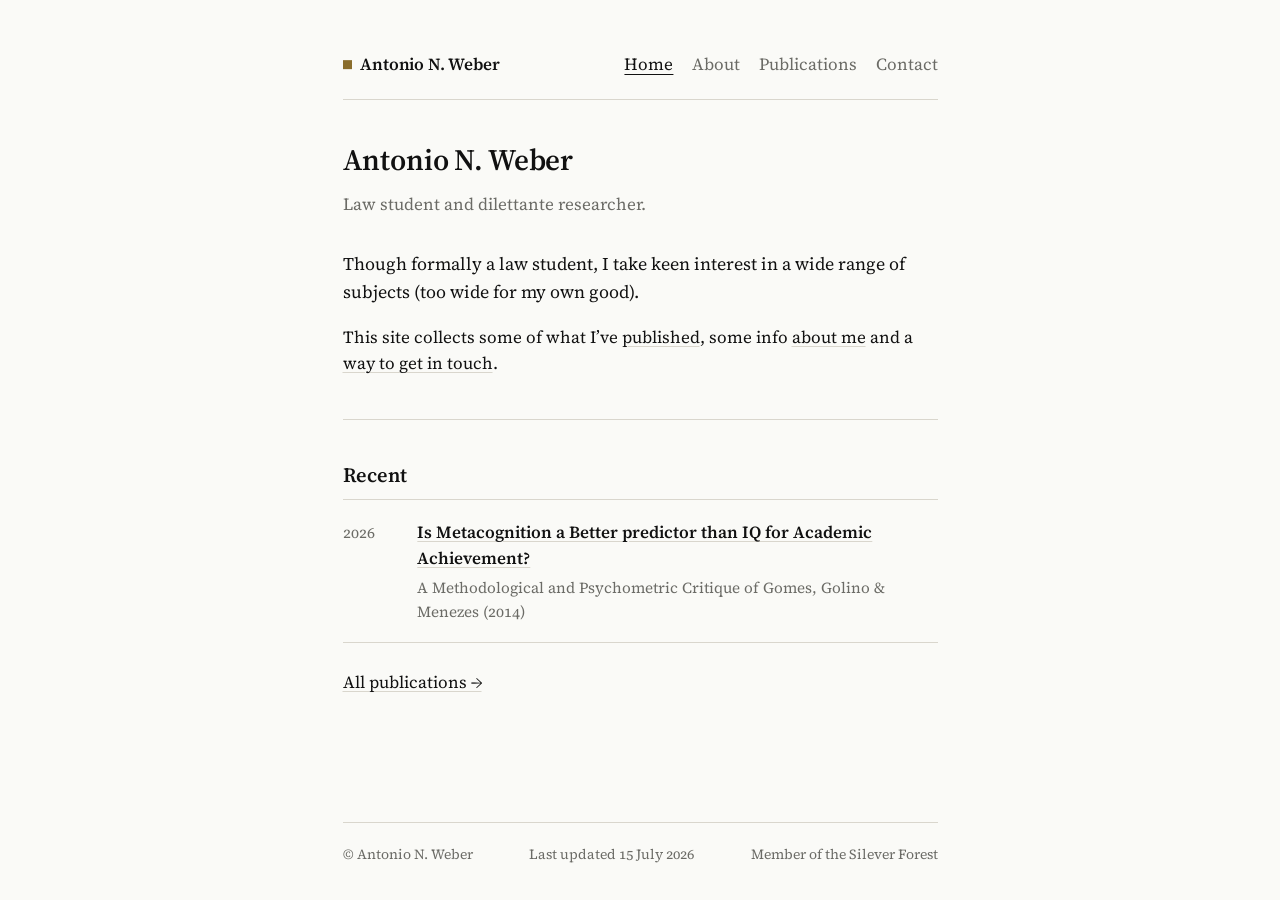
<file: index.html>
<!doctype html>
<html lang="en">
<head>
  <meta charset="utf-8">
  <meta name="viewport" content="width=device-width, initial-scale=1">
  <title>Antonio N. Weber</title>
  <meta name="description" content="Antonio N. Weber — law student and researcher.">
  <link rel="preconnect" href="https://fonts.googleapis.com">
  <link rel="preconnect" href="https://fonts.gstatic.com" crossorigin>
  <link href="https://fonts.googleapis.com/css2?family=Source+Serif+4:opsz,wght@8..60,400;8..60,600&display=swap" rel="stylesheet">
  <link rel="stylesheet" href="styles.css">
</head>
<body>
  <div class="page" data-screen-label="Home">
    <header class="masthead">
      <a class="brand" href="index.html"><span class="mark" aria-hidden="true"></span>Antonio N. Weber</a>
      <nav class="primary" aria-label="Primary">
        <ul>
          <li><a href="index.html" aria-current="page">Home</a></li>
          <li><a href="about.html">About</a></li>
          <li><a href="publications.html">Publications</a></li>
          <li><a href="contact.html">Contact</a></li>
        </ul>
      </nav>
    </header>

    <main>
      <h1>Antonio N. Weber</h1>
      <p class="role">Law student and dilettante researcher.</p>

      <p class="lede">
        Though formally a law student, I take keen interest in a wide range of subjects (too wide for my own good).
      </p>

      <p>
        This site collects some of what I&rsquo;ve 
        <a href="publications.html">published</a>, some info
        <a href="about.html">about me</a> and a
        <a href="contact.html">way to get in touch</a>.
      </p>

      <hr>

      <h2>Recent</h2>
      <ul class="pubs">
        <li>
                    <span class="year">2026</span>
          <span>
            <span class="title"><a href="article2607_Metacognition.html">Is Metacognition a Better predictor than IQ for Academic Achievement?</a></span>
            <span class="note">A Methodological and Psychometric Critique of
Gomes, Golino & Menezes (2014)</span>
          </span>
        </li>
      </ul>

      <p style="margin-top:1.5rem;">
        <a href="publications.html">All publications &rarr;</a>
      </p>
    </main>

    <footer class="colophon">
      <span>&copy; Antonio N. Weber</span>
      <span>Last updated <time datetime="2026-07-06">15 July 2026</time></span>
      <span>Member of the Silever Forest</span>
    </footer>
  </div>
</body>
</html>
</file>
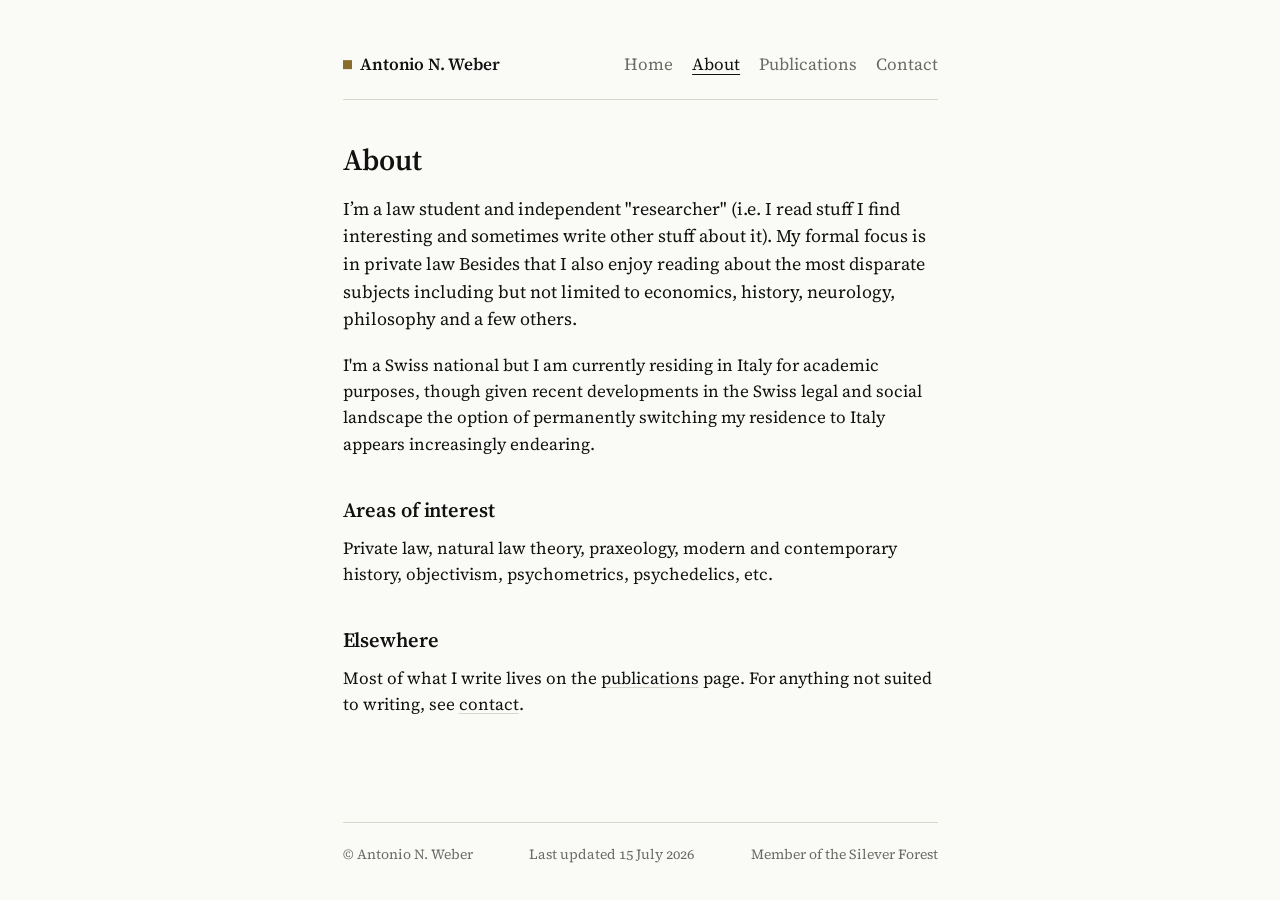
<file: about.html>
<!doctype html>
<html lang="en">
<head>
  <meta charset="utf-8">
  <meta name="viewport" content="width=device-width, initial-scale=1">
  <title>About — Antonio N. Weber</title>
  <link rel="preconnect" href="https://fonts.googleapis.com">
  <link rel="preconnect" href="https://fonts.gstatic.com" crossorigin>
  <link href="https://fonts.googleapis.com/css2?family=Source+Serif+4:opsz,wght@8..60,400;8..60,600&display=swap" rel="stylesheet">
  <link rel="stylesheet" href="styles.css">
</head>
<body>
  <div class="page" data-screen-label="About">
    <header class="masthead">
      <a class="brand" href="index.html"><span class="mark" aria-hidden="true"></span>Antonio N. Weber</a>
      <nav class="primary" aria-label="Primary">
        <ul>
          <li><a href="index.html">Home</a></li>
          <li><a href="about.html" aria-current="page">About</a></li>
          <li><a href="publications.html">Publications</a></li>
          <li><a href="contact.html">Contact</a></li>
        </ul>
      </nav>
    </header>

    <main>
      <h1>About</h1>

      <p class="lede">
        I&rsquo;m a law student and independent "researcher" (i.e. I read stuff I find interesting and sometimes write other stuff about it). My formal focus is in private law Besides that I also enjoy reading about the most disparate subjects including but not limited to economics, history, neurology, philosophy and a few others.
      </p>

      <p>
        I'm a Swiss national but I am currently residing in Italy for academic purposes, though given recent developments in the Swiss legal and social landscape
        the option of permanently switching my residence to Italy appears increasingly endearing.
      </p>
<!--
      <h2>Background</h2>
      <ul class="pubs">
        <li>
          <span class="year">2024&ndash;</span>
          <span>
            <span class="title">LL.M. / J.D. studies</span><span class="venue">University &mdash; placeholder</span>
          </span>
        </li>
        <li>
          <span class="year">2022&ndash;24</span>
          <span>
            <span class="title">B.A., Philosophy &amp; Politics</span><span class="venue">University &mdash; placeholder</span>
          </span>
        </li>
        <li>
          <span class="year">2023&ndash;</span>
          <span>
            <span class="title">Research assistant</span><span class="venue">Lab / chair &mdash; placeholder</span>
          </span>
        </li>
      </ul>
-->
      <h2>Areas of interest</h2>
      <p>
        Private law, natural law theory, praxeology, modern and contemporary history, objectivism, psychometrics, psychedelics, etc.
      </p>

      <h2>Elsewhere</h2>
      <p>
        Most of what I write lives on the
        <a href="publications.html">publications</a> page. For anything not
        suited to writing, see <a href="contact.html">contact</a>.
      </p>
    </main>

    <footer class="colophon">
      <span>&copy; Antonio N. Weber</span>
      <span>Last updated <time datetime="2026-07-06">15 July 2026</time></span>
      <span>Member of the Silever Forest</span>
    </footer>
  </div>
</body>
</html>
</file>
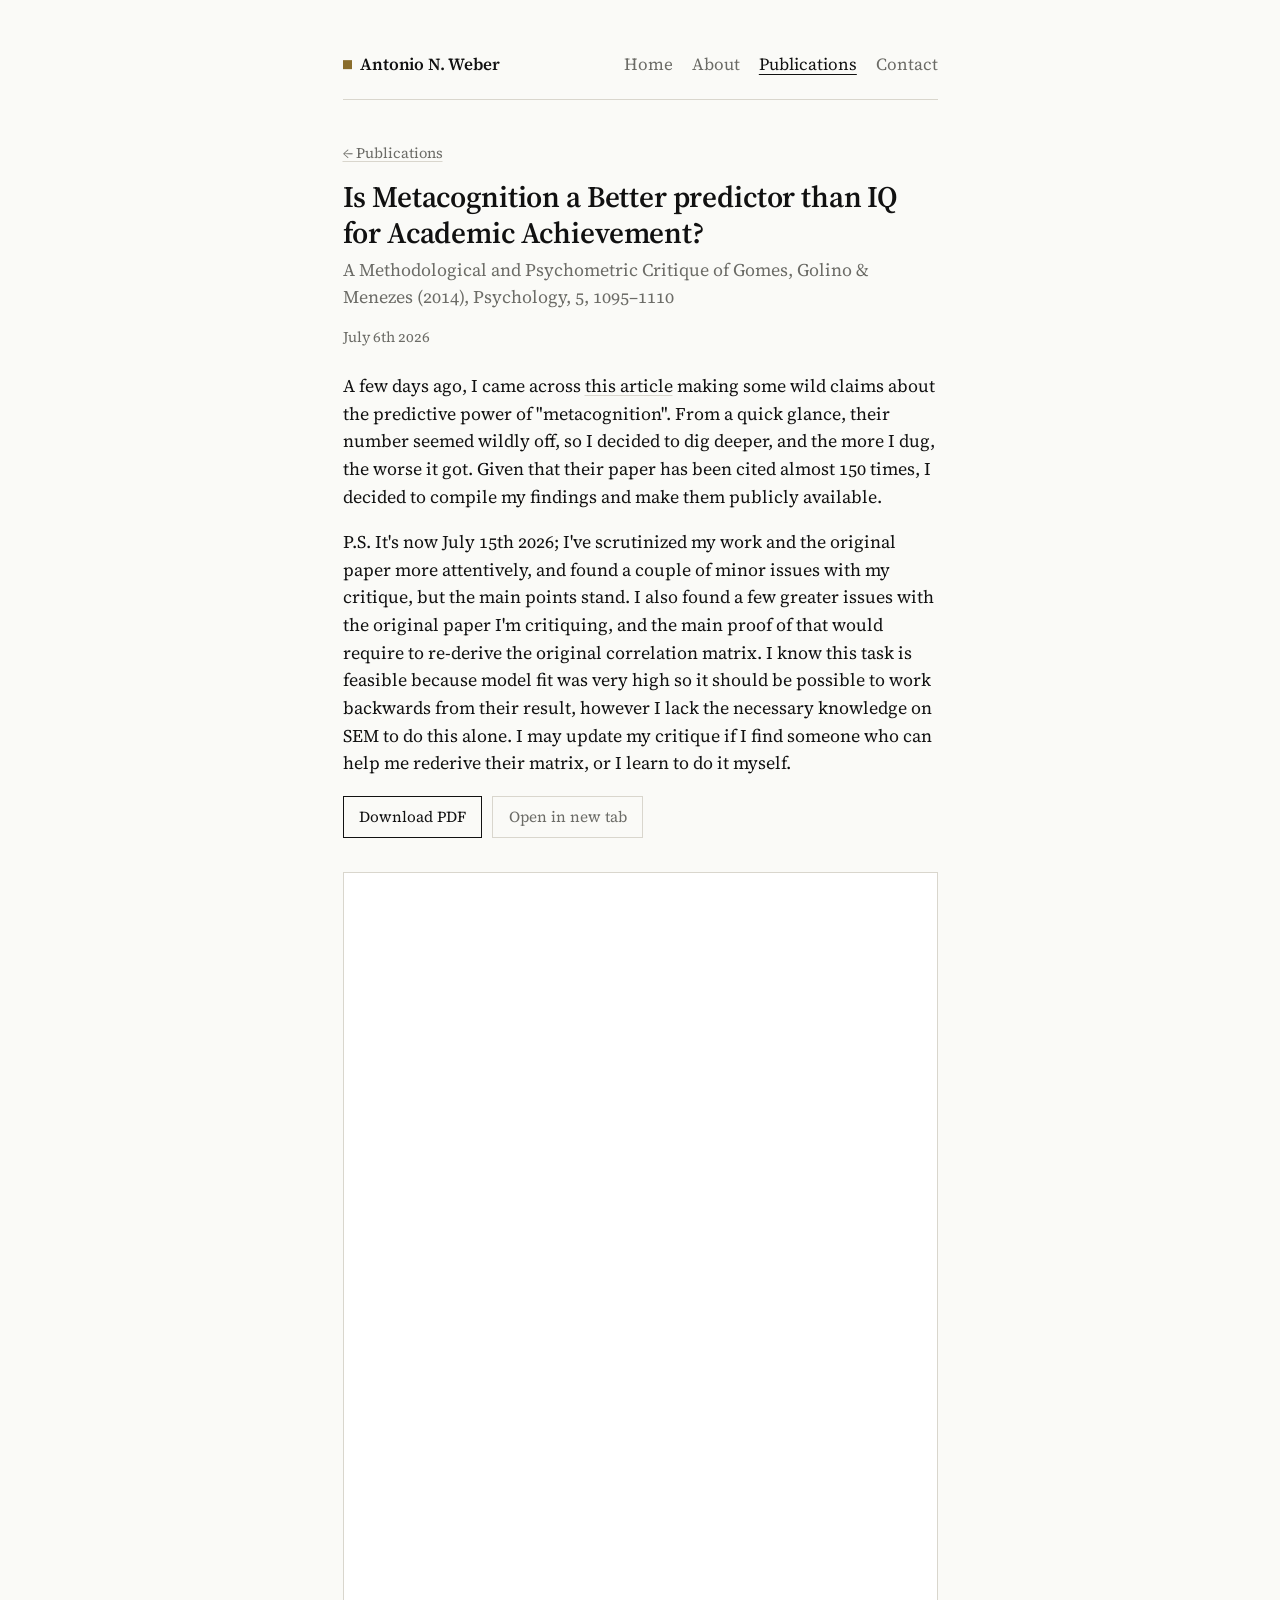
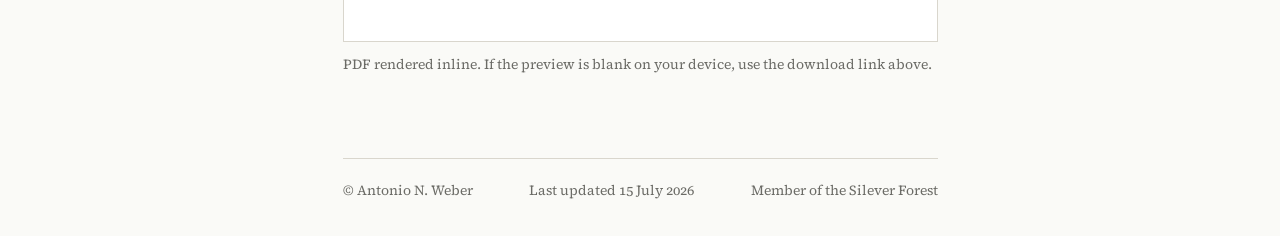
<file: article2607_Metacognition.html>
<!doctype html>
<html lang="en">
<head>
  <meta charset="utf-8">
  <meta name="viewport" content="width=device-width, initial-scale=1">
  <title>Is Metacognition a Better Predictor than IQ for Academic Achievement? — Antonio N. Weber</title>
  <link rel="preconnect" href="https://fonts.googleapis.com">
  <link rel="preconnect" href="https://fonts.gstatic.com" crossorigin>
  <link href="https://fonts.googleapis.com/css2?family=Source+Serif+4:opsz,wght@8..60,400;8..60,600&display=swap" rel="stylesheet">
  <link rel="stylesheet" href="styles.css">
</head>
<body>
  <div class="page" data-screen-label="Article">
    <header class="masthead">
      <a class="brand" href="index.html"><span class="mark" aria-hidden="true"></span>Antonio N. Weber</a>
      <nav class="primary" aria-label="Primary">
        <ul>
          <li><a href="index.html">Home</a></li>
          <li><a href="about.html">About</a></li>
          <li><a href="publications.html" aria-current="page">Publications</a></li>
          <li><a href="contact.html">Contact</a></li>
        </ul>
      </nav>
    </header>

    <main>
      <p class="meta"><a href="publications.html">&larr; Publications</a></p>


      <h1>Is Metacognition a Better predictor than IQ for Academic
Achievement?</h1>
<p class="article-subtitle">A Methodological and Psychometric Critique of
Gomes, Golino & Menezes (2014), Psychology, 5, 1095–1110</p>


      <p class="article-meta">
        <span>July 6th 2026</span>

      </p>

      <!--Description -->
      <p class="lede">
        A few days ago, I came across <a href="https://uva.theopenscholar.com/files/hudson-golino/files/predicting_school_achievement_rather_than_intelligence_does_metacognition_matter.pdf">this article</a> 
        making some wild claims about the predictive power of "metacognition". From a quick glance, their number seemed wildly off, so I decided to dig deeper, and the more I dug, the worse it got.
        Given that their paper has been cited almost 150 times, I decided to compile my findings and make them publicly available.
      </p>
      <p class="lede">
        P.S. It's now July 15th 2026; I've scrutinized my work and the original paper more attentively, and found a couple of minor issues with my critique, but the main points stand. I also found
         a few greater issues with the original paper I'm critiquing, and the main proof of that would require to re-derive the original correlation matrix. I know this task is feasible because model fit was very high
         so it should be possible to work backwards from their result, however I lack the necessary knowledge on SEM to do this alone. I may update my critique if I find someone who can help me rederive their matrix, or I learn to do it myself.
      </p>

      <div class="article-actions">
        <a class="btn" href="documents/anweber_2607_Metacognition.pdf" download>Download PDF</a>
        <a class="btn ghost" href="documents/anweber_2607_Metacognition.pdf" target="_blank" rel="noopener">Open in new tab</a>
      </div>

      <!--PDF frame -->
      <div class="pdf-frame" aria-label="PDF preview">
        <iframe src="documents/anweber_2607_Metacognition.pdf" title="PDF preview" loading="lazy"></iframe>
        <noscript>
          <div class="fallback">
            <a class="btn" href="/ns_jung.pdf">Download the PDF</a>
          </div>
        </noscript>
      </div>
      <p class="pdf-caption">
        PDF rendered inline. If the preview is blank on your device, use the
        download link above.
      </p>
    </main>

    <footer class="colophon">
      <span>&copy; Antonio N. Weber</span>
      <span>Last updated <time datetime="2026-07-06">15 July 2026</time></span>
      <span>Member of the Silever Forest</span>
    </footer>
  </div>
</body>
</html>
</file>
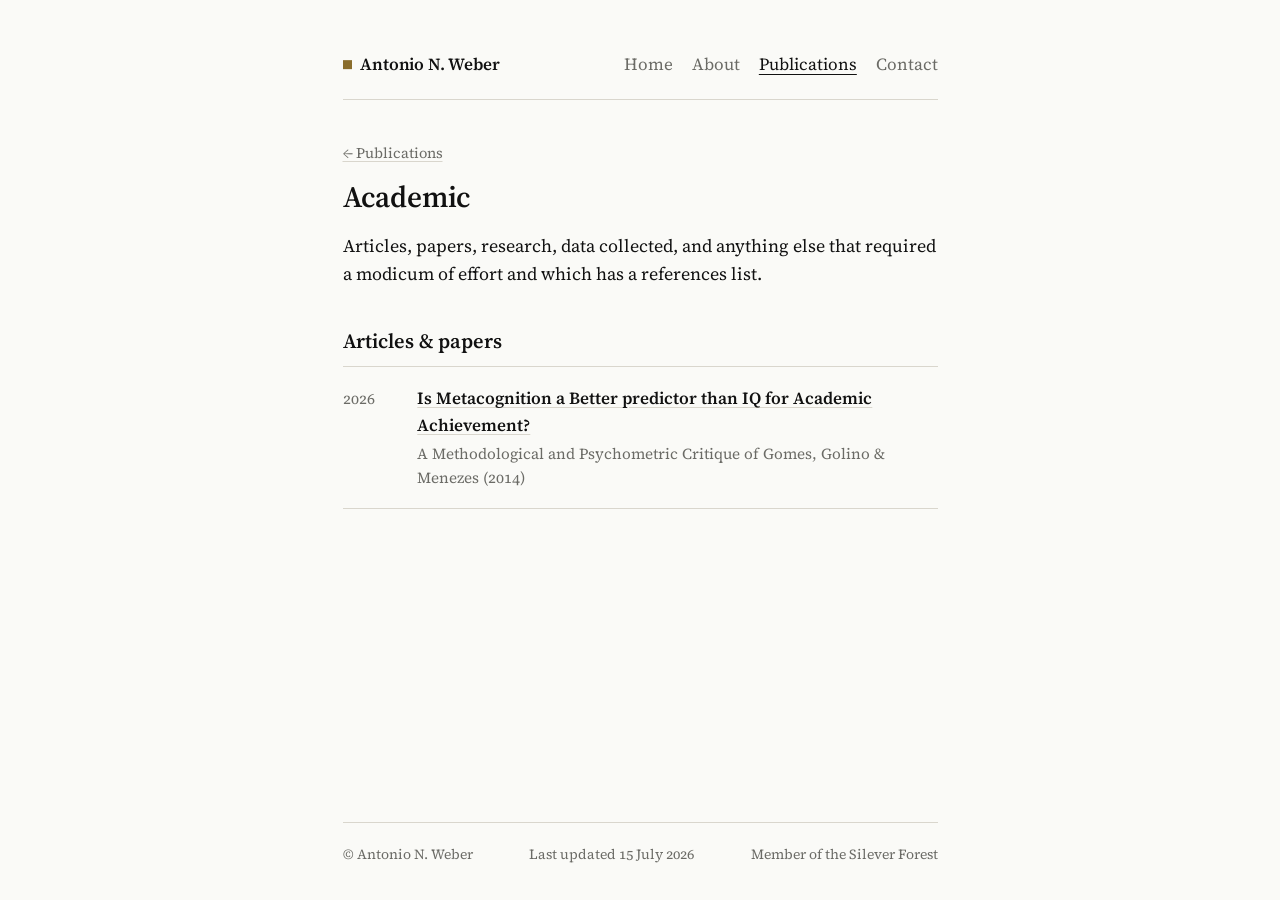
<file: publications-academic.html>
<!doctype html>
<html lang="en">
<head>
  <meta charset="utf-8">
  <meta name="viewport" content="width=device-width, initial-scale=1">
  <title>Academic publications — Antonio N. Weber</title>
  <link rel="preconnect" href="https://fonts.googleapis.com">
  <link rel="preconnect" href="https://fonts.gstatic.com" crossorigin>
  <link href="https://fonts.googleapis.com/css2?family=Source+Serif+4:opsz,wght@8..60,400;8..60,600&display=swap" rel="stylesheet">
  <link rel="stylesheet" href="styles.css">
</head>
<body>
  <div class="page" data-screen-label="Publications — Academic">
    <header class="masthead">
      <a class="brand" href="index.html"><span class="mark" aria-hidden="true"></span>Antonio N. Weber</a>
      <nav class="primary" aria-label="Primary">
        <ul>
          <li><a href="index.html">Home</a></li>
          <li><a href="about.html">About</a></li>
          <li><a href="publications.html" aria-current="page">Publications</a></li>
          <li><a href="contact.html">Contact</a></li>
        </ul>
      </nav>
    </header>

    <main>
      <p class="meta"><a href="publications.html">&larr; Publications</a></p>
      <h1>Academic</h1>
      <p class="lede">
        Articles, papers, research, data collected, and anything else that required a modicum of effort and which has a references list.
      </p>

      <h2>Articles &amp; papers</h2>
      <ul class="pubs">
        <li>
          <span class="year">2026</span>
          <span>
            <span class="title"><a href="article2607_Metacognition.html">Is Metacognition a Better predictor than IQ for Academic Achievement?</a></span>
            <span class="note">A Methodological and Psychometric Critique of
Gomes, Golino & Menezes (2014)</span>
          </span>
        </li>
        <!--example item
        <li>
          <span class="year">2026</span>
          <span>
            <span class="title">Procedural Default and the Cost of Rules</span><span class="venue">Journal of Legal Studies (under review)</span>
          </span>
        </li>
        -->


    </main>

    <footer class="colophon">
      <span>&copy; Antonio N. Weber</span>
      <span>Last updated <time datetime="2026-07-06">15 July 2026</time></span>
      <span>Member of the Silever Forest</span>
    </footer>
  </div>
</body>
</html>
</file>
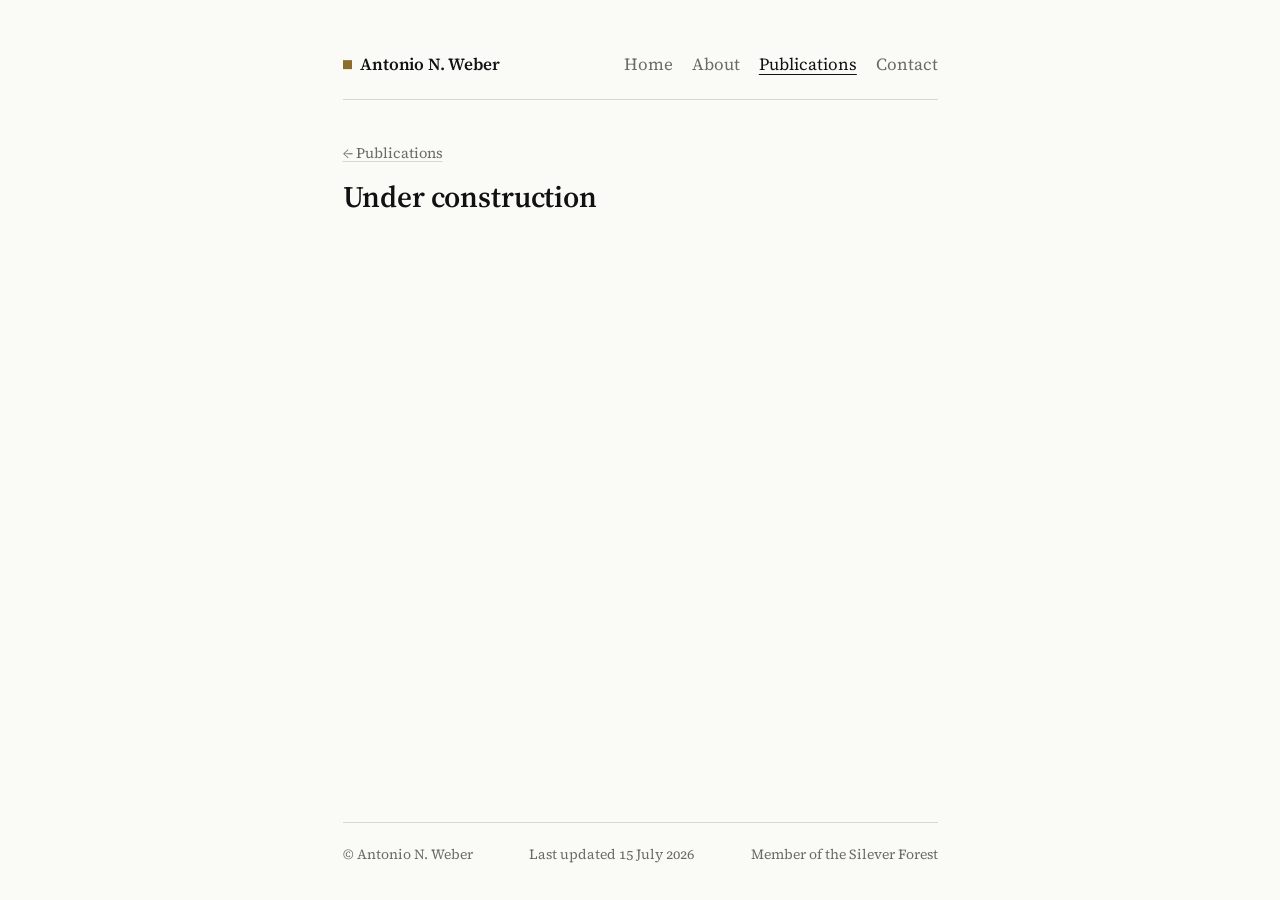
<file: publications-non-academic.html>
<!doctype html>
<html lang="en">
<head>
  <meta charset="utf-8">
  <meta name="viewport" content="width=device-width, initial-scale=1">
  <title>Non-academic publications — Antonio N. Weber</title>
  <link rel="preconnect" href="https://fonts.googleapis.com">
  <link rel="preconnect" href="https://fonts.gstatic.com" crossorigin>
  <link href="https://fonts.googleapis.com/css2?family=Source+Serif+4:opsz,wght@8..60,400;8..60,600&display=swap" rel="stylesheet">
  <link rel="stylesheet" href="styles.css">
</head>
<body>
  <div class="page" data-screen-label="Publications — Non-academic">
    <header class="masthead">
      <a class="brand" href="index.html"><span class="mark" aria-hidden="true"></span>Antonio N. Weber</a>
      <nav class="primary" aria-label="Primary">
        <ul>
          <li><a href="index.html">Home</a></li>
          <li><a href="about.html">About</a></li>
          <li><a href="publications.html" aria-current="page">Publications</a></li>
          <li><a href="contact.html">Contact</a></li>
        </ul>
      </nav>
    </header>

    <main>
      <p class="meta"><a href="publications.html">&larr; Publications</a></p>
      <h1>Under construction</h1>
      <!--
      <h1>Non&#8209;academic</h1>
      <p class="lede">
        Essays, book reviews, blog notes &mdash; anything that doesn&rsquo;t
        belong in a journal. A residual category, kept honest.
      </p>

      <h2>GROUP</h2>
      <ul class="pubs">
        <li>
          <span class="year">YEAR</span>
          <span>
            <span class="title">ITEM</span><span class="venue">personal blog</span>
          </span>
        </li>
      </ul>
      -->
    </main>

    <footer class="colophon">
      <span>&copy; Antonio N. Weber</span>
      <span>Last updated <time datetime="2026-07-06">15 July 2026</time></span>
      <span>Member of the Silever Forest</span>
    </footer>
  </div>
</body>
</html>
</file>
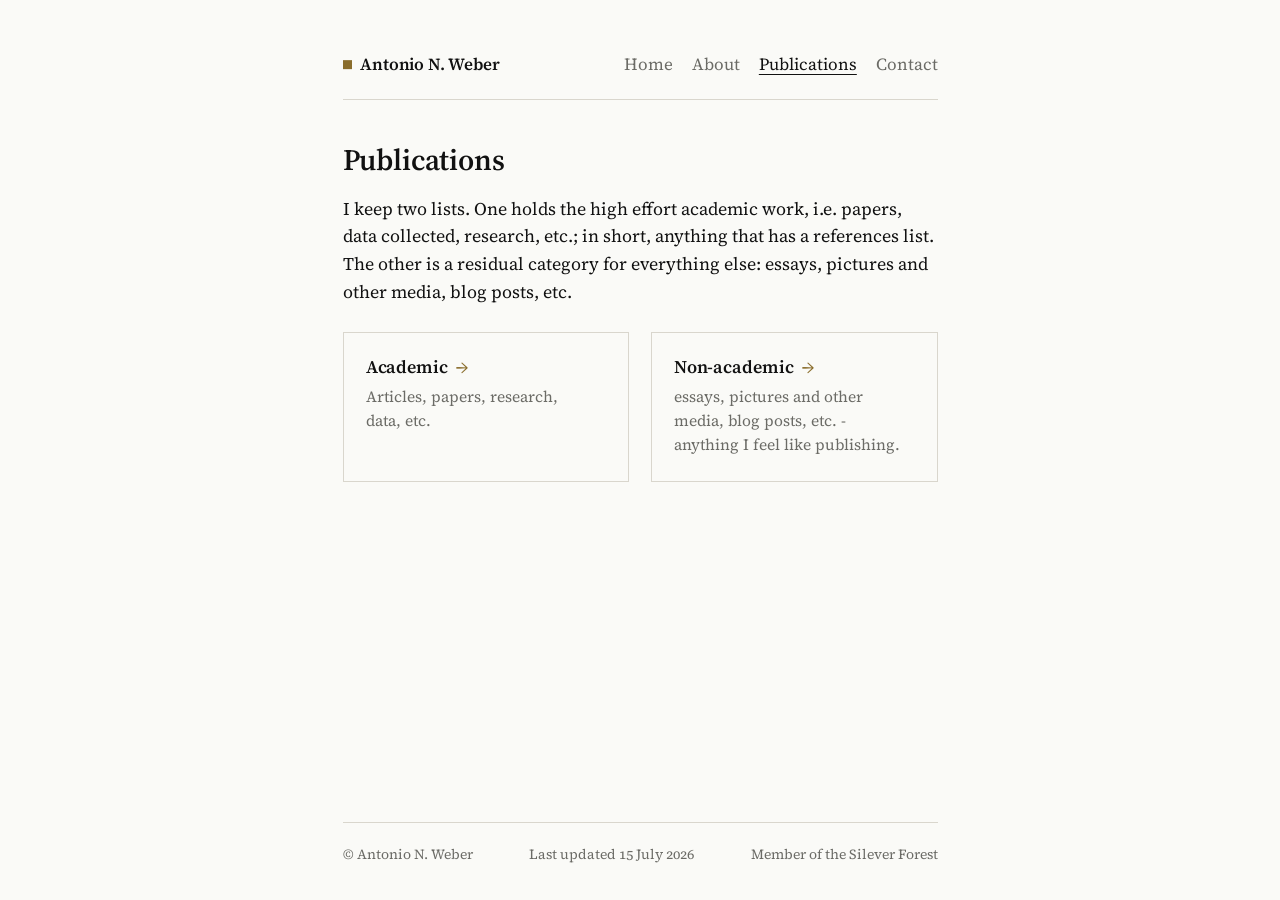
<file: publications.html>
<!doctype html>
<html lang="en">
<head>
  <meta charset="utf-8">
  <meta name="viewport" content="width=device-width, initial-scale=1">
  <title>Publications — Antonio N. Weber</title>
  <link rel="preconnect" href="https://fonts.googleapis.com">
  <link rel="preconnect" href="https://fonts.gstatic.com" crossorigin>
  <link href="https://fonts.googleapis.com/css2?family=Source+Serif+4:opsz,wght@8..60,400;8..60,600&display=swap" rel="stylesheet">
  <link rel="stylesheet" href="styles.css">
</head>
<body>
  <div class="page" data-screen-label="Publications">
    <header class="masthead">
      <a class="brand" href="index.html"><span class="mark" aria-hidden="true"></span>Antonio N. Weber</a>
      <nav class="primary" aria-label="Primary">
        <ul>
          <li><a href="index.html">Home</a></li>
          <li><a href="about.html">About</a></li>
          <li><a href="publications.html" aria-current="page">Publications</a></li>
          <li><a href="contact.html">Contact</a></li>
        </ul>
      </nav>
    </header>

    <main>
      <h1>Publications</h1>
      <p class="lede">
        I keep two lists. One holds the high effort academic work, i.e. papers,
        data collected, research, etc.; in short, anything that has a references list.
        The other is a residual category for everything else: essays, pictures and other media, blog posts, etc.
      </p>

      <div class="branches">
        <a class="branch" href="publications-academic.html">
          <h2>Academic <span class="arrow">&rarr;</span></h2>
          <p>Articles, papers, research, data, etc.</p>
        </a>
        <a class="branch" href="publications-non-academic.html">
          <h2>Non&#8209;academic <span class="arrow">&rarr;</span></h2>
          <p>essays, pictures and other media, blog posts, etc. - anything I feel like publishing.</p>
        </a>
      </div>
    </main>

    <footer class="colophon">
      <span>&copy; Antonio N. Weber</span>
      <span>Last updated <time datetime="2026-07-06">15 July 2026</time></span>
      <span>Member of the Silever Forest</span>
    </footer>
  </div>
</body>
</html>
</file>
<file: styles.css>
/*vars*/
:root {
  --bg: #fafaf7;
  --ink: #111111;
  --muted: #6b6b66;
  --rule: #d9d6cd;
  --accent: #8a6d2c;
  --measure: 38rem;          /* ~608px reading column */
  --space: 1.5rem;
}

/*reset (minimal)*/
* { box-sizing: border-box; }
html, body { margin: 0; padding: 0; }
img { max-width: 100%; display: block; }

/*base type*/
html {
  font-size: 17px;
  -webkit-text-size-adjust: 100%;
}
body {
  font-family: "Source Serif 4", "Source Serif Pro", Georgia, "Times New Roman", serif;
  font-weight: 400;
  font-feature-settings: "onum" 1, "kern" 1;
  line-height: 1.55;
  color: var(--ink);
  background: var(--bg);
  text-rendering: optimizeLegibility;
  -webkit-font-smoothing: antialiased;
}

h1, h2, h3 {
  font-weight: 600;
  line-height: 1.2;
  margin: 0 0 0.6em;
  letter-spacing: -0.005em;
}
h1 { font-size: 1.75rem; }
h2 { font-size: 1.2rem; margin-top: 2.4rem; }
h3 { font-size: 1rem; margin-top: 1.6rem; }

p { margin: 0 0 1em; text-wrap: pretty; }

a {
  color: inherit;
  text-decoration: underline;
  text-decoration-thickness: 1px;
  text-underline-offset: 0.18em;
  text-decoration-color: var(--rule);
  transition: color 120ms ease, text-decoration-color 120ms ease;
}
a:hover {
  color: var(--accent);
  text-decoration-color: var(--accent);
}

small, .meta { color: var(--muted); font-size: 0.86rem; }

hr {
  border: none;
  border-top: 1px solid var(--rule);
  margin: 2.5rem 0;
}

::selection { background: #111; color: var(--bg); }

/*layout*/
.page {
  max-width: var(--measure);
  margin: 0 auto;
  padding: 3rem 1.5rem 2rem;
  min-height: 100vh;
  display: flex;
  flex-direction: column;
}

main { flex: 1; }

/*masthead / nav*/
.masthead {
  display: flex;
  align-items: baseline;
  justify-content: space-between;
  gap: 1rem;
  padding-bottom: 1.25rem;
  border-bottom: 1px solid var(--rule);
  margin-bottom: 2.5rem;
  flex-wrap: wrap;
}
.brand {
  font-weight: 600;
  text-decoration: none;
  letter-spacing: -0.01em;
  display: inline-flex;
  align-items: baseline;
  gap: 0.5rem;
}
.brand .mark {
  display: inline-block;
  width: 0.55rem;
  height: 0.55rem;
  background: var(--accent);
  transform: translateY(-0.05rem);
}
.brand:hover { color: var(--ink); text-decoration: none; }

nav.primary ul {
  list-style: none;
  margin: 0;
  padding: 0;
  display: flex;
  flex-wrap: wrap;
  gap: 1.1rem;
}
nav.primary a {
  text-decoration: none;
  color: var(--muted);
}
nav.primary a:hover { color: var(--accent); }
nav.primary a[aria-current="page"] {
  color: var(--ink);
  text-decoration: underline;
  text-decoration-color: var(--ink);
  text-underline-offset: 0.25em;
}

/*inrto block*/
.lede {
  font-size: 1.05rem;
  color: var(--ink);
}
.role {
  color: var(--muted);
  margin-top: -0.3rem;
  margin-bottom: 2rem;
}

/*publication list*/
.pubs {
  list-style: none;
  margin: 0;
  padding: 0;
}
.pubs > li {
  padding: 1.1rem 0;
  border-top: 1px solid var(--rule);
  display: grid;
  grid-template-columns: 3.5rem 1fr;
  gap: 0.9rem;
  align-items: baseline;
}
.pubs > li:last-child { border-bottom: 1px solid var(--rule); }
.pubs .year {
  color: var(--muted);
  font-variant-numeric: tabular-nums;
  font-size: 0.9rem;
}
.pubs .title { font-weight: 600; }
.pubs .subtitle {font-weight: 400; display:block; font-style: italic;}
.pubs .subtitle::before {content: "  "}
.pubs .venue { color: var(--muted); font-style: italic; }
.pubs .venue::before { content: " - "; color: var(--rule); font-style: normal; }
.pubs .note {
  display: block;
  color: var(--muted);
  font-size: 0.9rem;
  margin-top: 0.25rem;
}

/*branch cards (publications stuff) */
.branches {
  display: grid;
  grid-template-columns: 1fr 1fr;
  gap: 1.25rem;
  margin: 1.5rem 0 0;
}
.branch {
  display: block;
  text-decoration: none;
  border: 1px solid var(--rule);
  padding: 1.4rem 1.3rem;
  background: transparent;
  transition: border-color 150ms ease, background 150ms ease;
}
.branch:hover {
  border-color: var(--ink);
  color: var(--ink);
  background: rgba(17, 17, 17, 0.02);
}
.branch h2 {
  margin: 0 0 0.4rem;
  font-size: 1.05rem;
}
.branch p {
  margin: 0;
  color: var(--muted);
  font-size: 0.92rem;
}
.branch .arrow {
  color: var(--accent);
  margin-left: 0.25rem;
}

/*contact list*/
.contact {
  list-style: none;
  margin: 0;
  padding: 0;
}
.contact > li {
  display: grid;
  grid-template-columns: 5.5rem 1fr;
  gap: 0.9rem;
  padding: 0.9rem 0;
  border-top: 1px solid var(--rule);
  align-items: baseline;
}
.contact > li:last-child { border-bottom: 1px solid var(--rule); }
.contact .label {
  color: var(--muted);
  font-size: 0.86rem;
  text-transform: lowercase;
  letter-spacing: 0.02em;
}

/*pgp block*/
details.pgp {
  margin-top: 2rem;
  border-top: 1px solid var(--rule);
  border-bottom: 1px solid var(--rule);
  padding: 0.9rem 0;
}
details.pgp summary {
  cursor: pointer;
  list-style: none;
  color: var(--muted);
  font-size: 0.92rem;
  display: flex;
  justify-content: space-between;
  align-items: baseline;
}
details.pgp summary::-webkit-details-marker { display: none; }
details.pgp summary::after {
  content: "+";
  color: var(--accent);
  font-size: 1.1rem;
  line-height: 1;
}
details.pgp[open] summary::after { content: "−"; }

details.pgp pre {
  font-family: ui-monospace, "SF Mono", "JetBrains Mono", Menlo, Consolas, monospace;
  font-size: 0.78rem;
  line-height: 1.45;
  color: var(--ink);
  background: #f3f1ea;
  border: 1px solid var(--rule);
  padding: 1rem;
  margin: 1rem 0 0;
  overflow-x: auto;
  white-space: pre;
  -webkit-user-select: all;
  user-select: all;
}
details.pgp .fingerprint {
  margin-top: 0.8rem;
  font-family: ui-monospace, monospace;
  font-size: 0.8rem;
  color: var(--muted);
  letter-spacing: 0.04em;
}

/*article template*/
.article-subtitle {
  font-size: 1.05rem;
  color: var(--muted);
  margin-top: -0.7rem;
}
.article-meta {
  display: flex;
  flex-wrap: wrap;
  gap: 0.4rem 0.9rem;
  color: var(--muted);
  font-size: 0.86rem;
  margin: -0.2rem 0 1.4rem;
}
.article-meta .dot { color: var(--rule); }
.article-meta a { color: var(--muted); text-decoration-color: var(--rule); }
.article-meta a:hover { color: var(--accent); }

.article-actions {
  display: flex;
  flex-wrap: wrap;
  gap: 0.6rem;
  margin: 0.4rem 0 2rem;
}
.btn {
  display: inline-block;
  padding: 0.5rem 0.9rem;
  border: 1px solid var(--ink);
  text-decoration: none;
  font-size: 0.9rem;
  color: var(--ink);
  background: transparent;
  transition: background 120ms ease, color 120ms ease;
}
.btn:hover {
  background: var(--ink);
  color: var(--bg);
}
.btn.ghost {
  border-color: var(--rule);
  color: var(--muted);
}
.btn.ghost:hover {
  border-color: var(--ink);
  color: var(--ink);
  background: transparent;
}

.pdf-frame {
  position: relative;
  width: 100%;
  aspect-ratio: 8.5 / 11;
  border: 1px solid var(--rule);
  background: #ffffff;
  overflow: hidden;
}
.pdf-frame iframe,
.pdf-frame embed,
.pdf-frame object {
  width: 100%;
  height: 100%;
  border: 0;
  display: block;
}
.pdf-frame .fallback {
  position: absolute;
  inset: 0;
  display: flex;
  flex-direction: column;
  align-items: center;
  justify-content: center;
  gap: 0.6rem;
  color: var(--muted);
  font-size: 0.9rem;
  padding: 1.5rem;
  text-align: center;
}
.pdf-caption {
  margin-top: 0.7rem;
  color: var(--muted);
  font-size: 0.82rem;
}

@media (max-width: 36rem) {
  .pdf-frame { aspect-ratio: 3 / 4; }
}

/*footer*/
footer.colophon {
  margin-top: 4rem;
  padding-top: 1.25rem;
  border-top: 1px solid var(--rule);
  display: flex;
  justify-content: space-between;
  gap: 1rem;
  flex-wrap: wrap;
  color: var(--muted);
  font-size: 0.82rem;
}
footer.colophon a { color: var(--muted); text-decoration: none; }
footer.colophon a:hover { color: var(--accent); }

/*responsive*/
@media (max-width: 36rem) {
  html { font-size: 16px; }
  .page { padding: 2rem 1.25rem 1.5rem; }
  .masthead {
    flex-direction: column;
    align-items: flex-start;
    gap: 0.6rem;
  }
  nav.primary ul { gap: 0.9rem; }
  .branches { grid-template-columns: 1fr; }
  .pubs > li {
    grid-template-columns: 1fr;
    gap: 0.15rem;
  }
  .contact > li {
    grid-template-columns: 1fr;
    gap: 0.1rem;
  }
}

@media print {
  :root { --bg: #ffffff; }
  body { font-size: 11pt; }
  nav.primary, footer.colophon { display: none; }
  a { color: var(--ink); text-decoration: none; }
}
</file>
